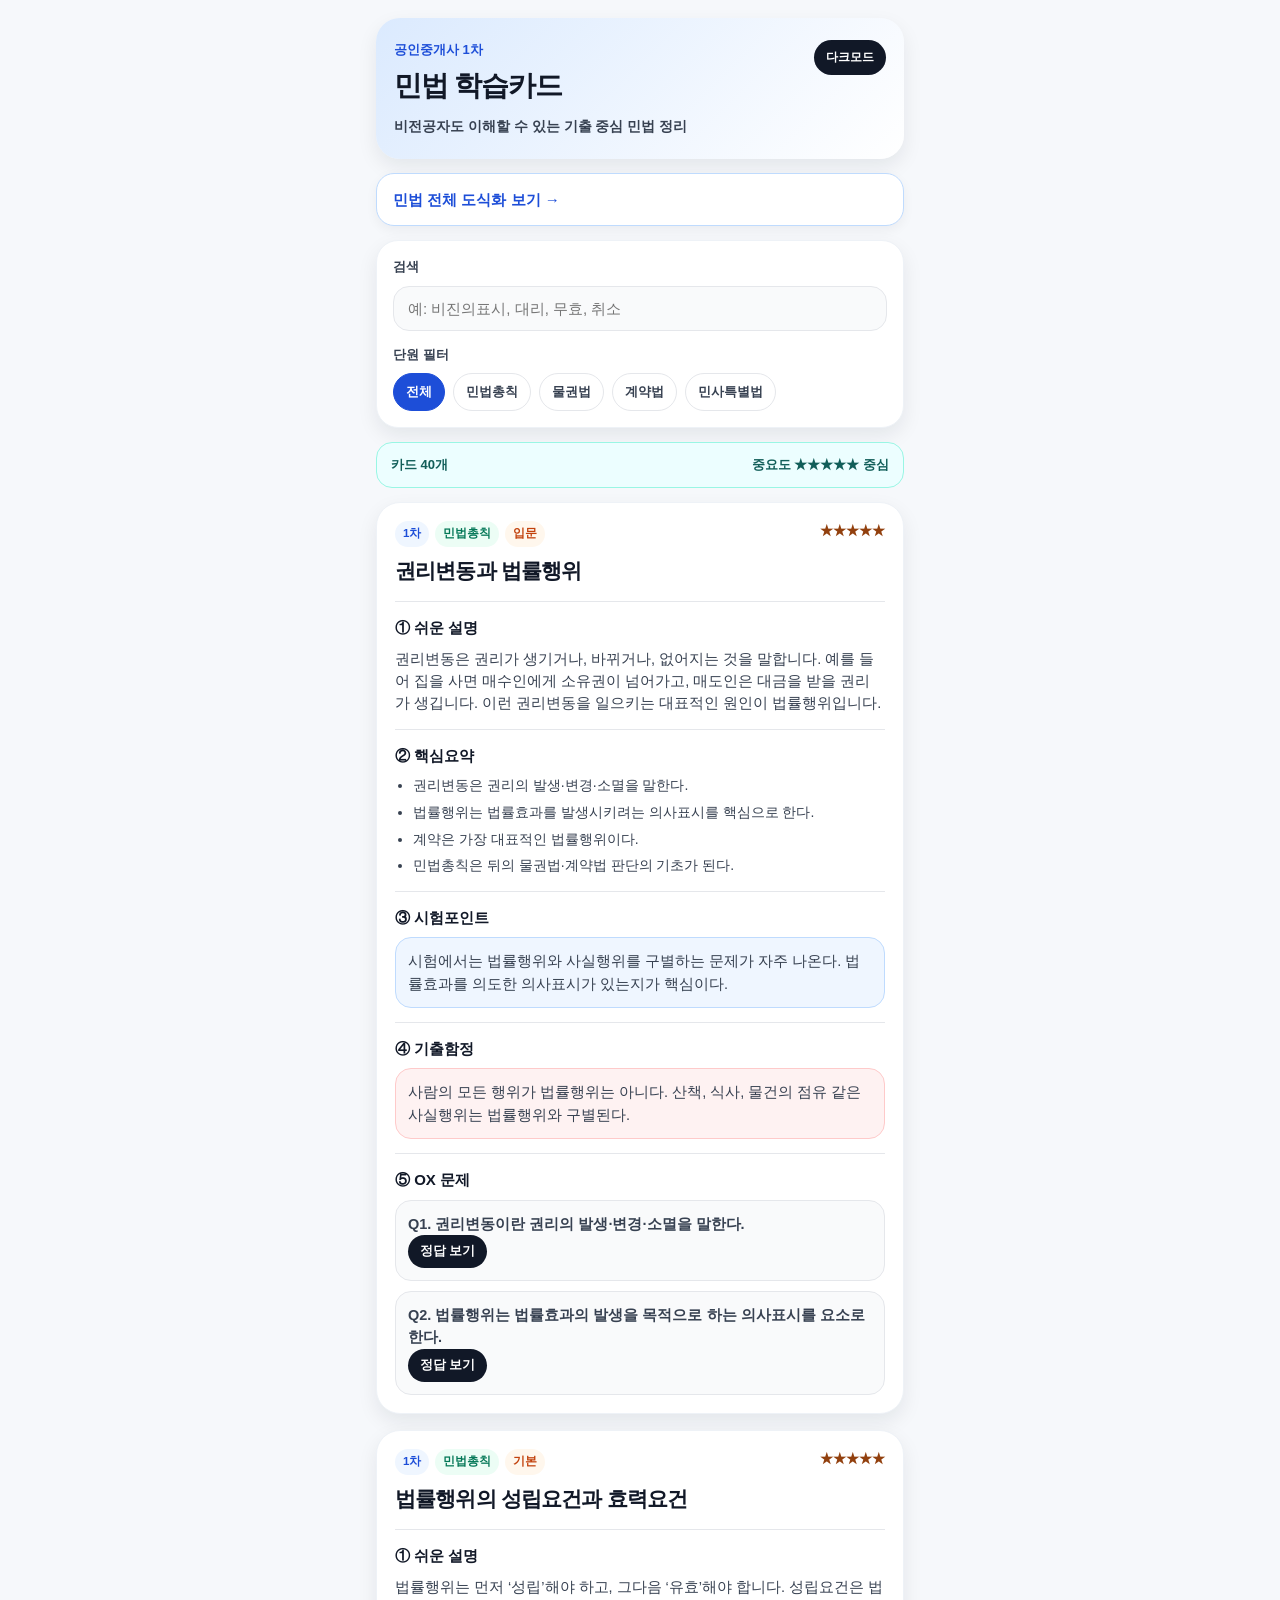
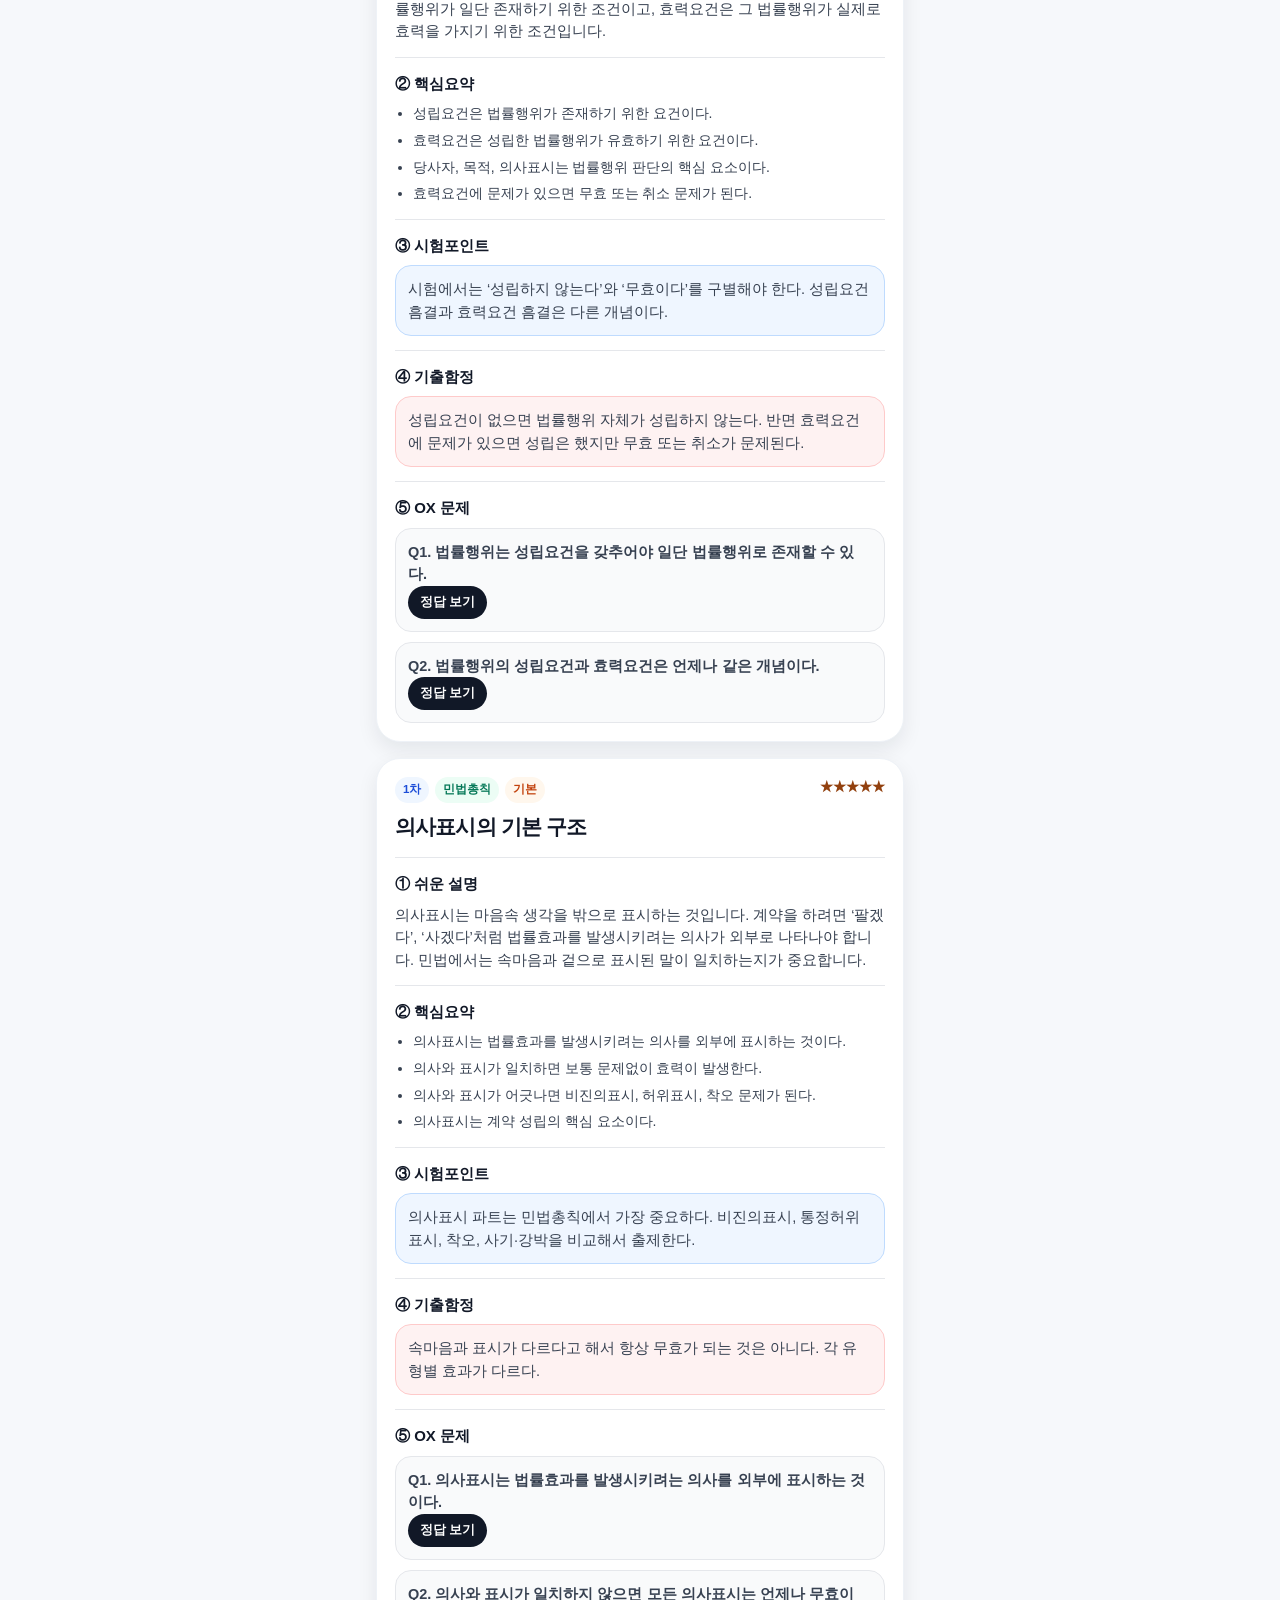
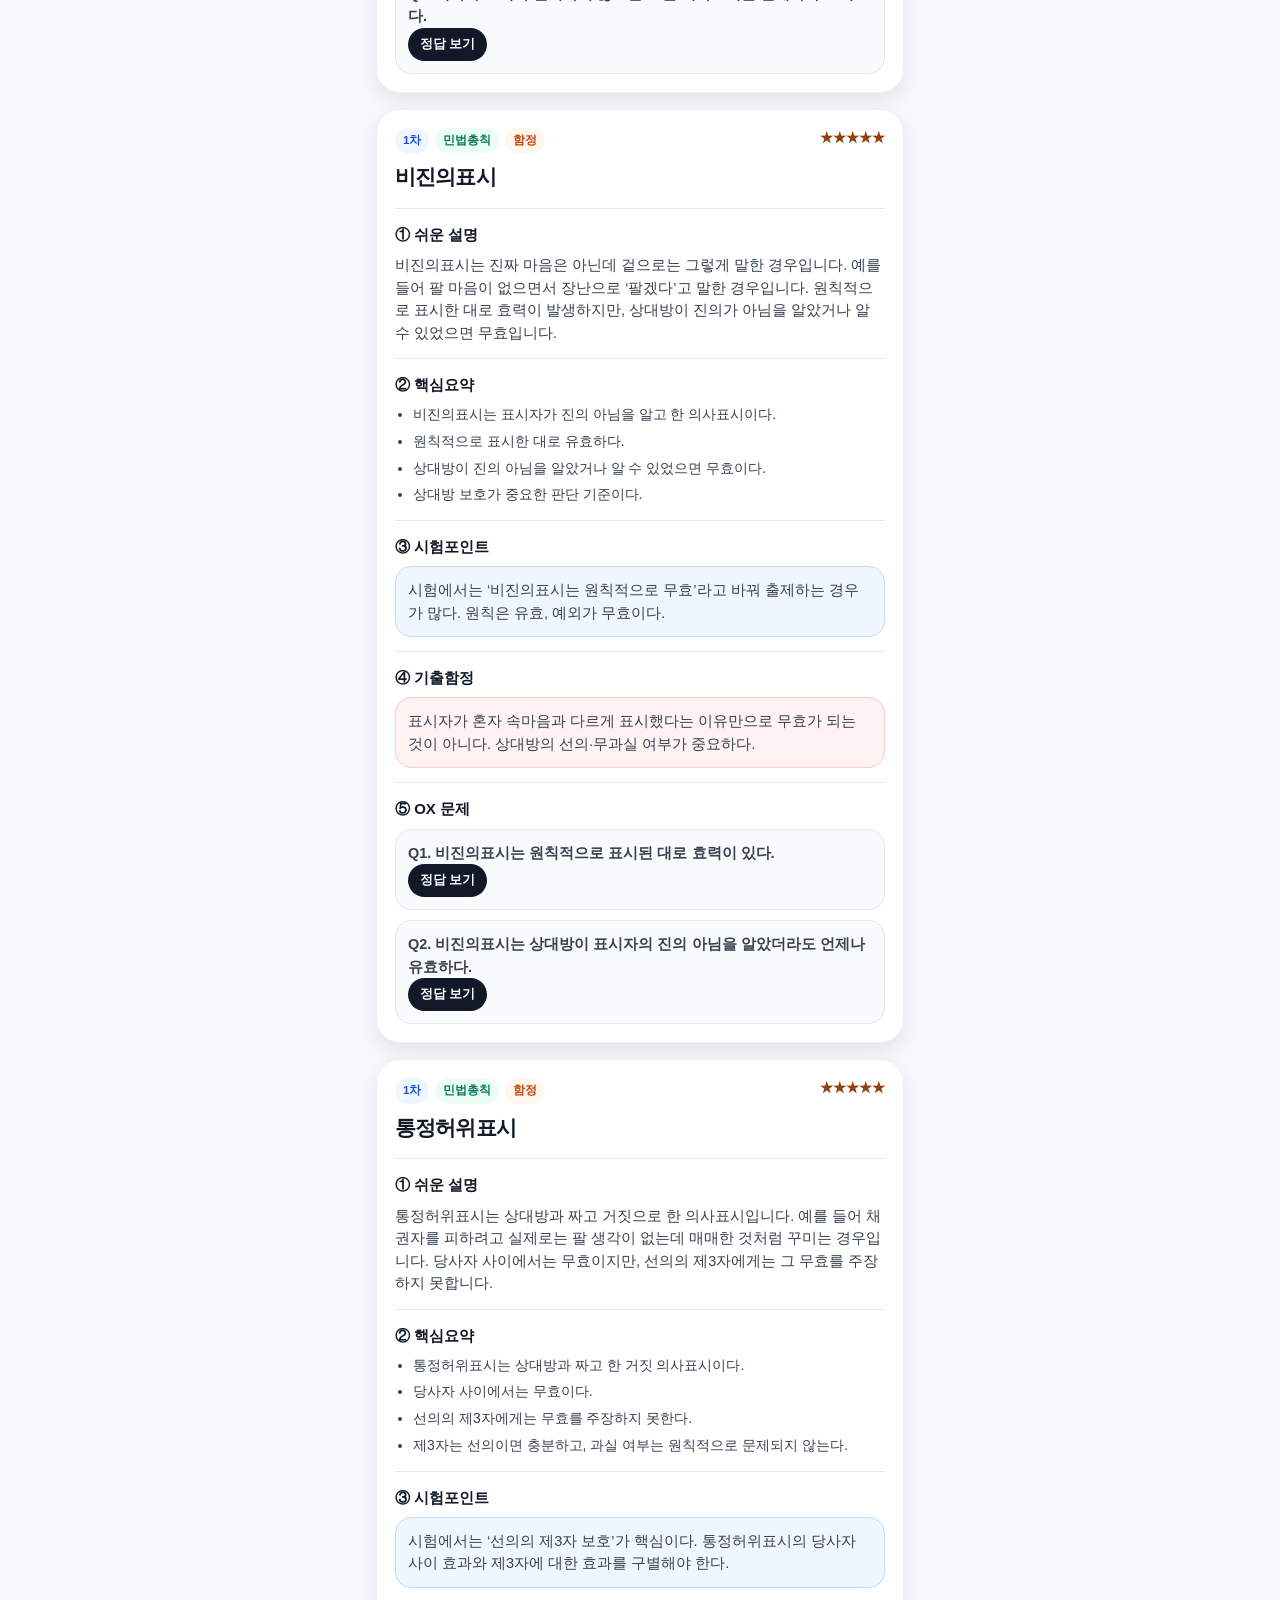
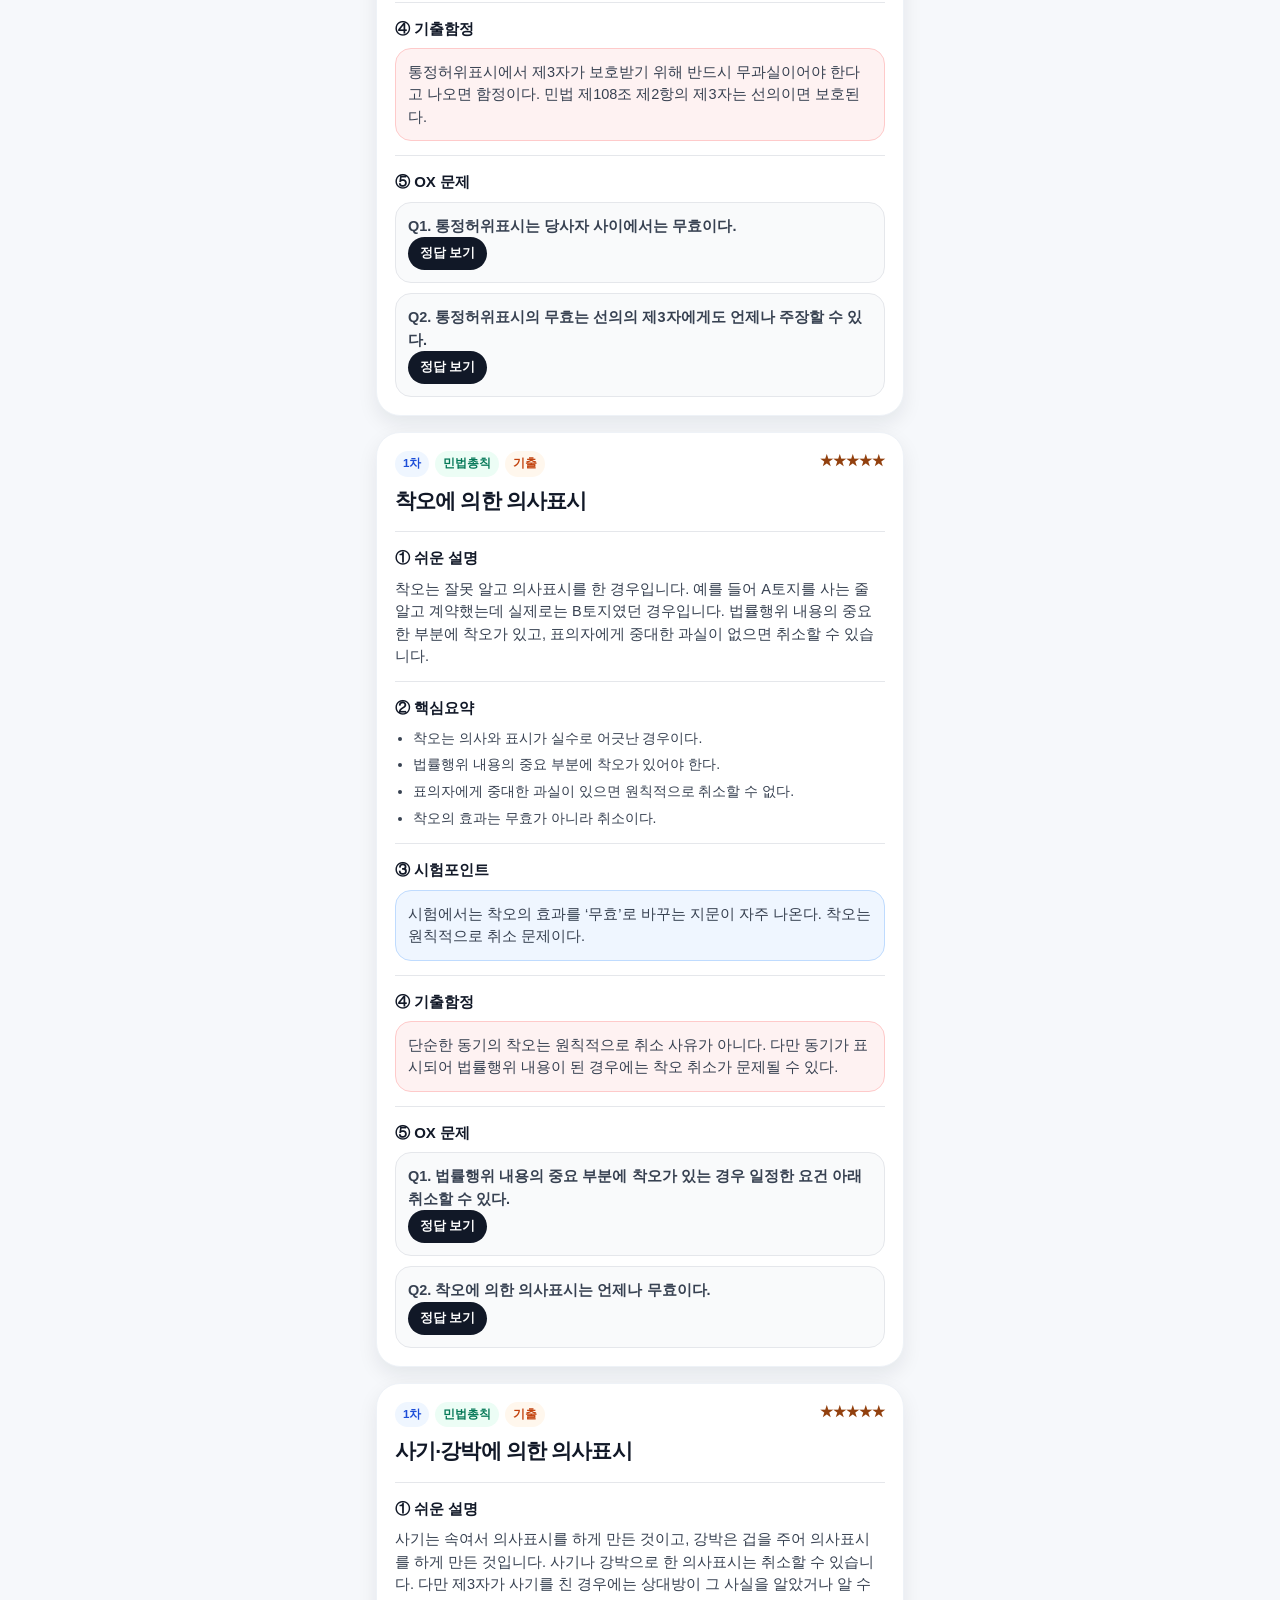
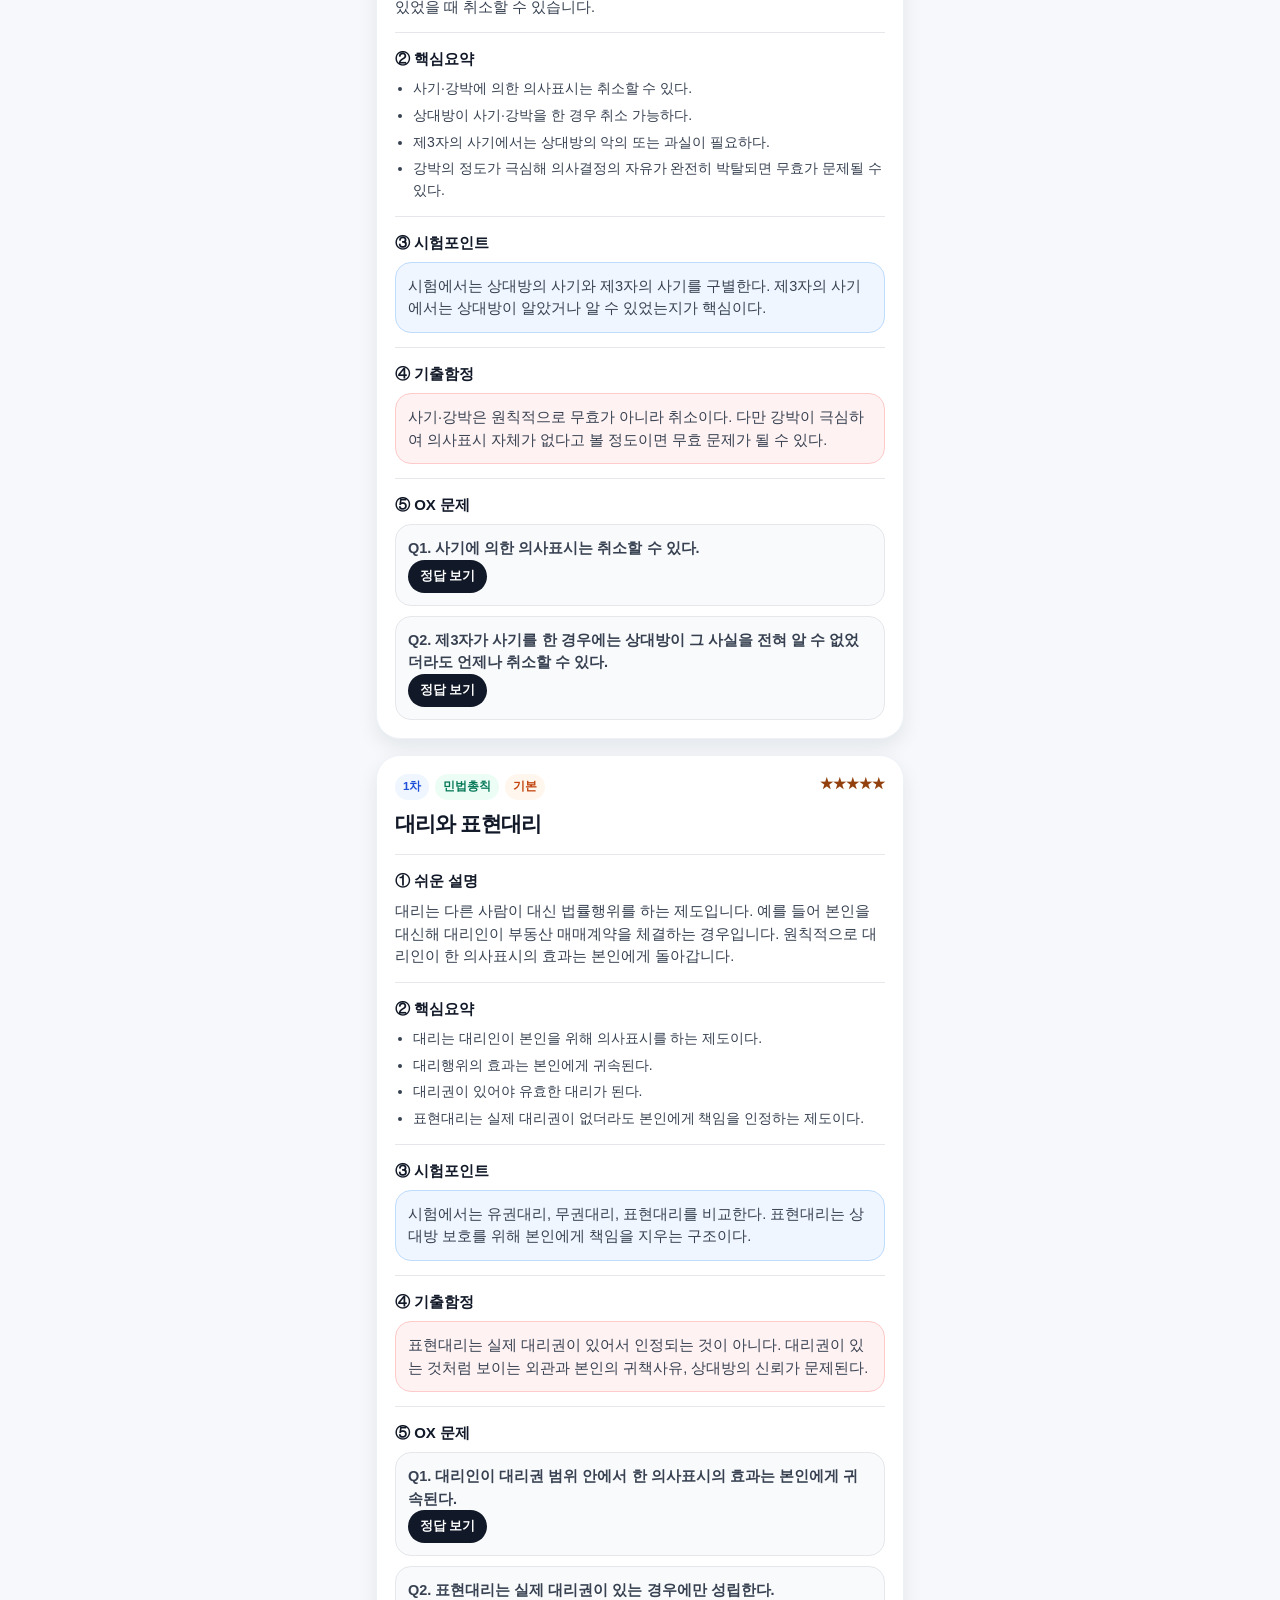
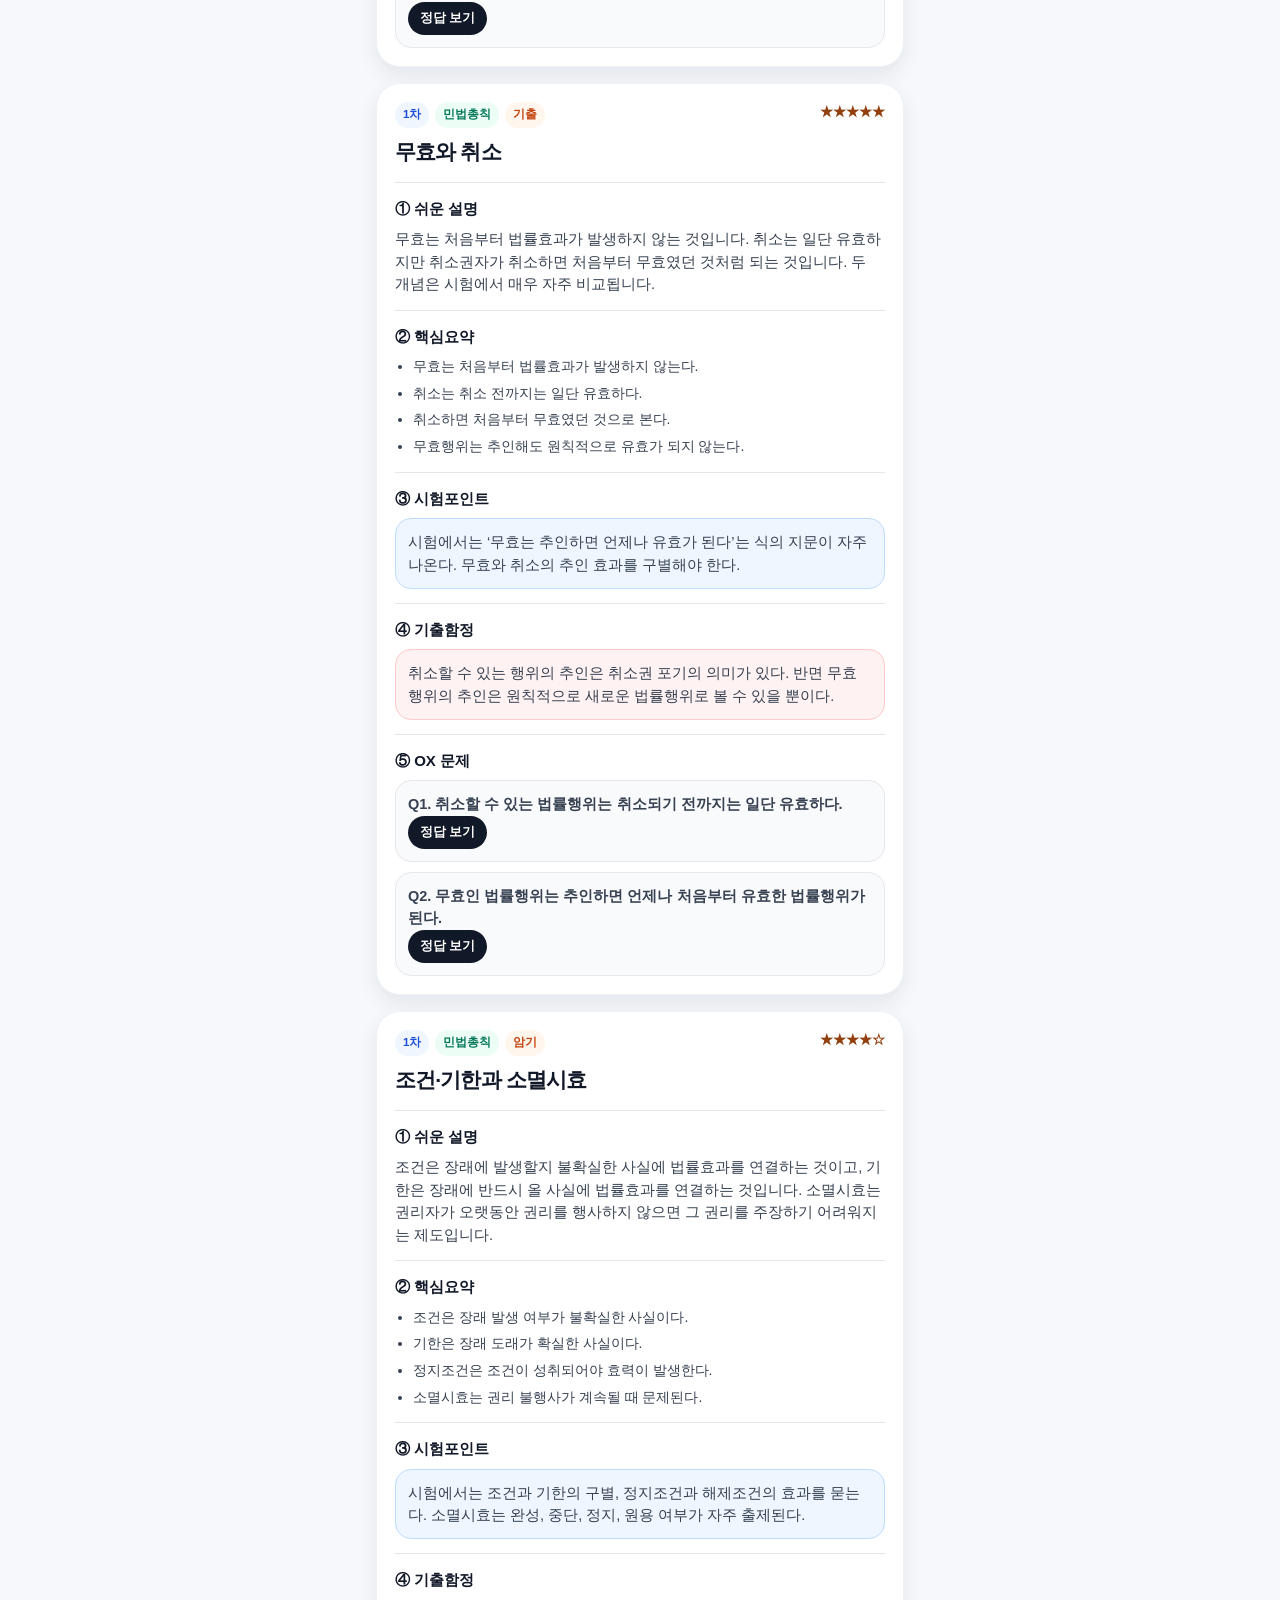
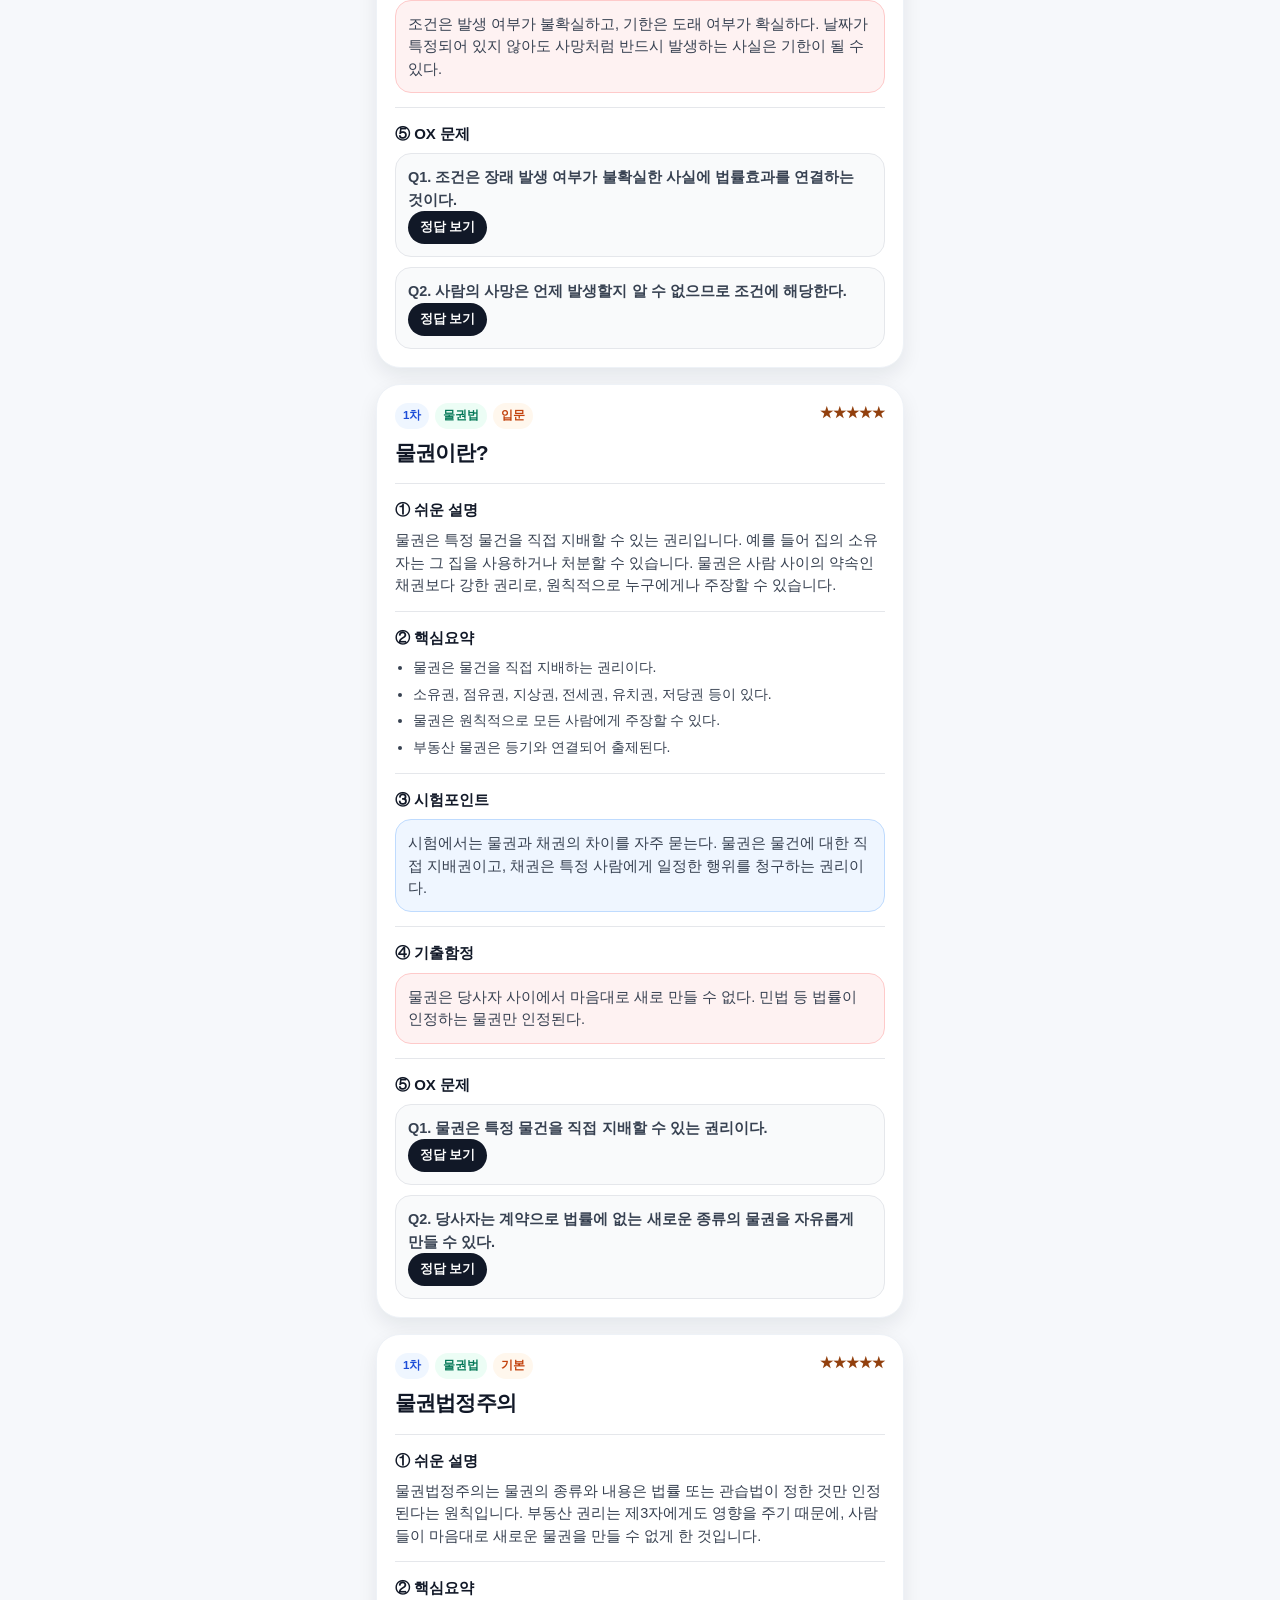
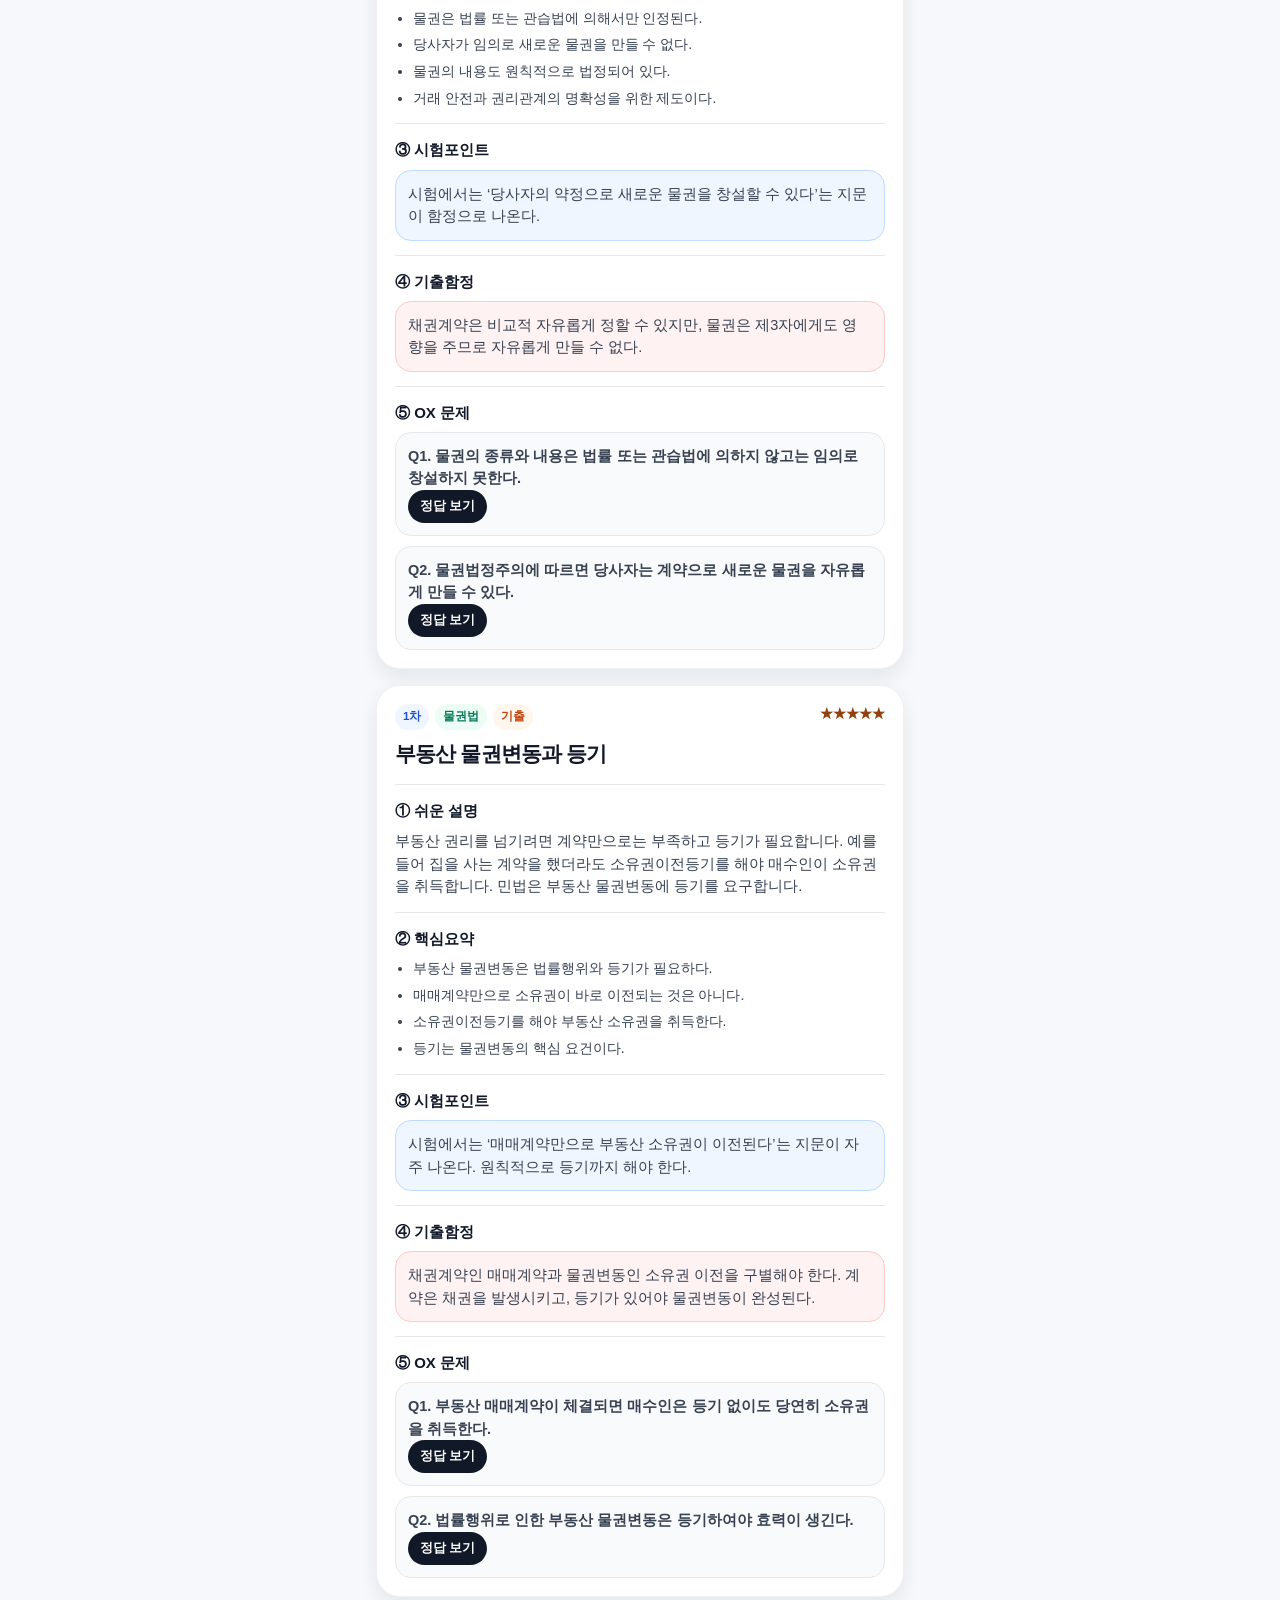
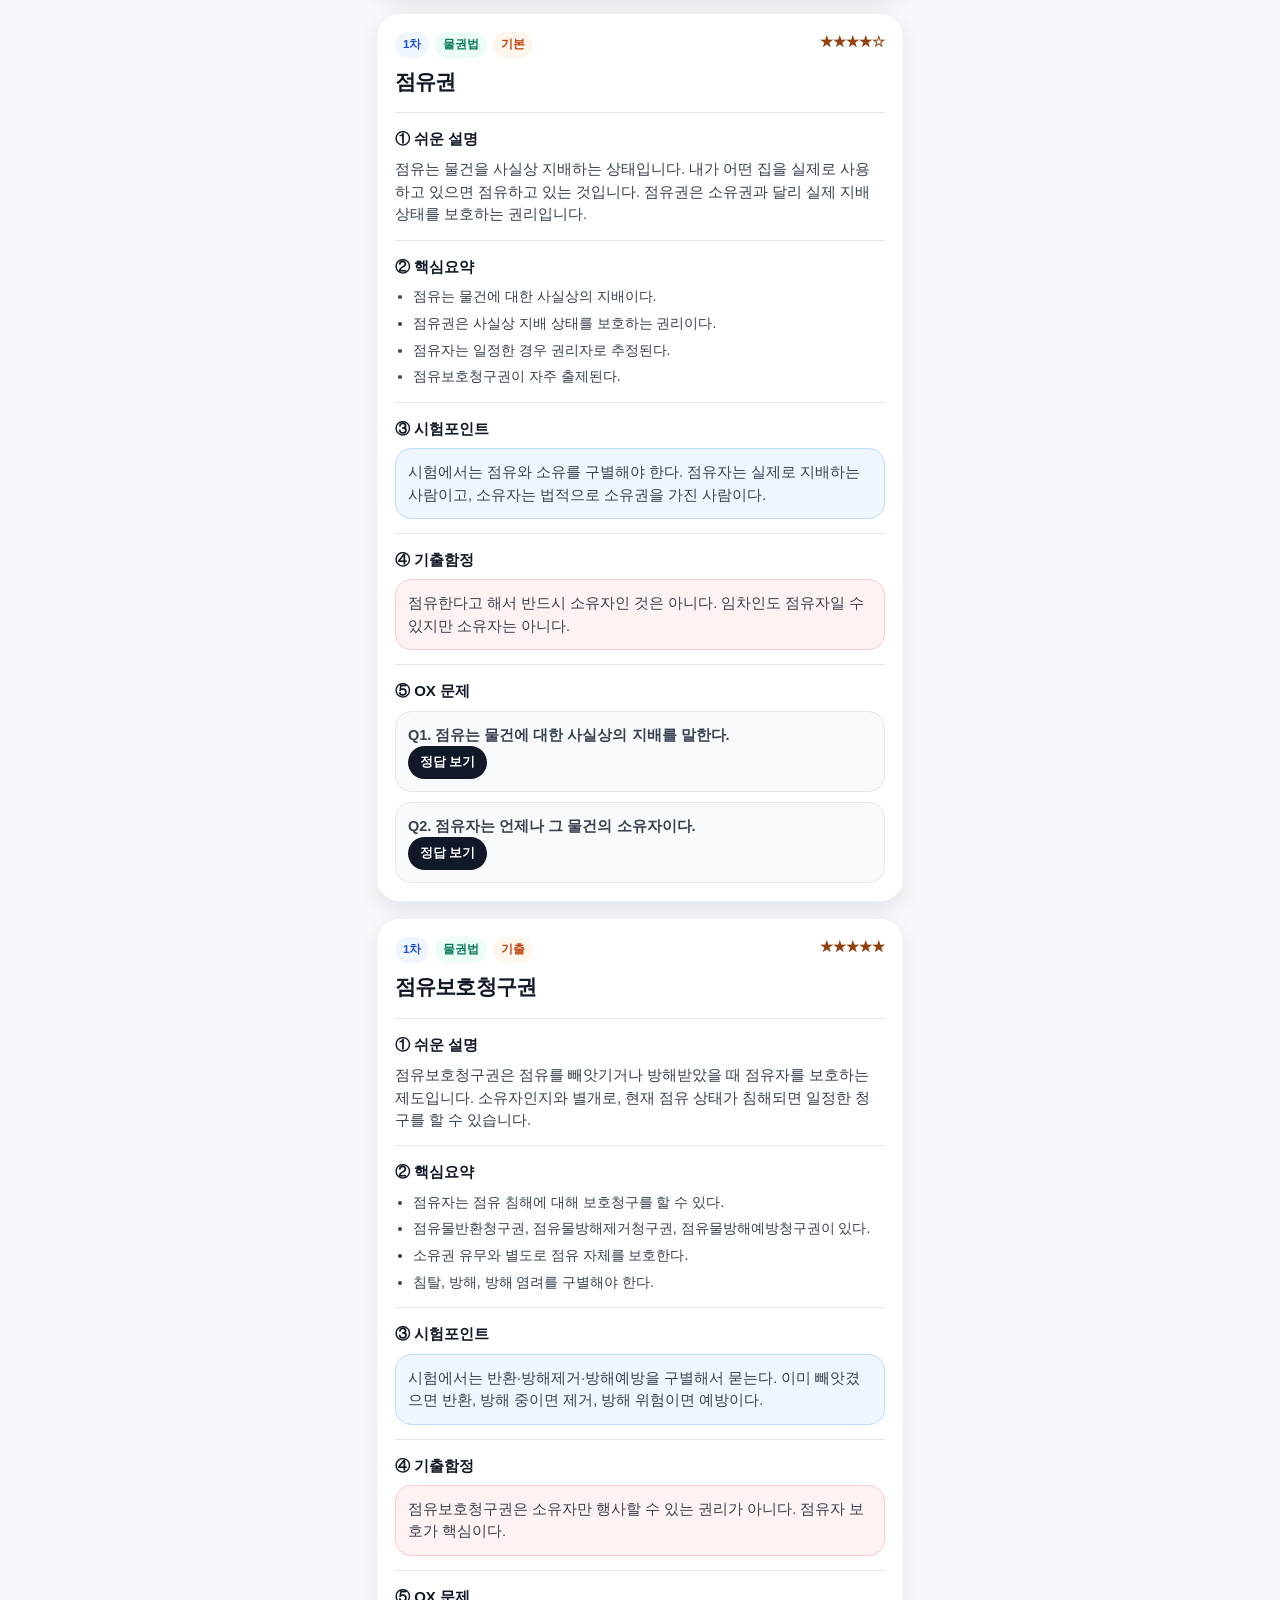
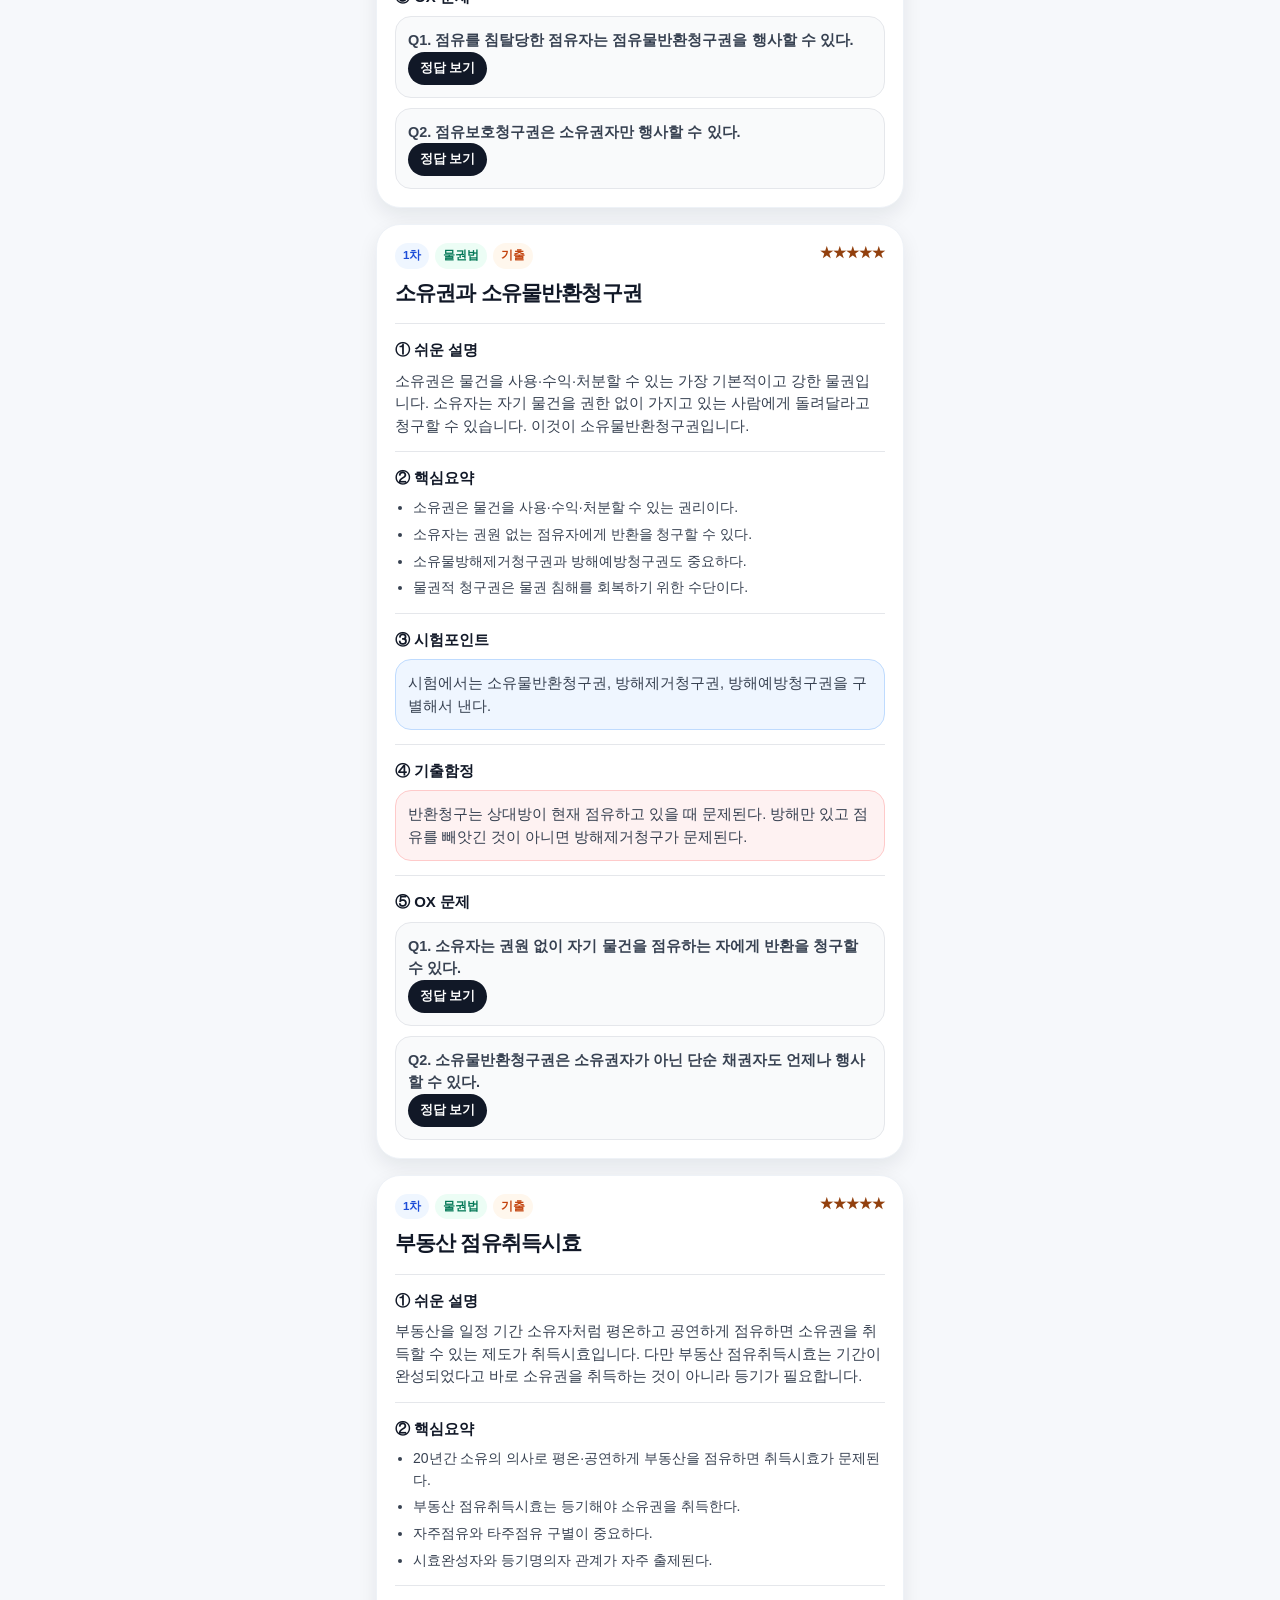
<file: index.html>
<!DOCTYPE html>
<html lang="ko">
<head>
  <meta charset="UTF-8" />
  <meta name="viewport" content="width=device-width, initial-scale=1.0" />

  <title>공인중개사 민법 학습카드</title>

  <!-- 디자인 파일 연결 -->
  <link rel="stylesheet" href="style.css" />
</head>

<body>
  <div class="app">
    <header class="header">
      <div>
        <p class="eyebrow">공인중개사 1차</p>
        <h1>민법 학습카드</h1>
        <p class="subtitle">비전공자도 이해할 수 있는 기출 중심 민법 정리</p>
      </div>

      <button id="darkModeBtn" class="dark-btn" type="button">
        다크모드
      </button>
    </header>

    <section class="overview-link">
      <a href="civil-overview.html">
        민법 전체 도식화 보기 →
      </a>
    </section>

    <section class="control-panel">
      <label for="searchInput" class="label">검색</label>
      <input
        id="searchInput"
        class="search-input"
        type="text"
        placeholder="예: 비진의표시, 대리, 무효, 취소"
      />

      <div class="filter-area">
        <p class="label">단원 필터</p>

        <div class="filter-buttons">
          <button class="filter-btn active" type="button" data-chapter="전체">
            전체
          </button>

          <button class="filter-btn" type="button" data-chapter="민법총칙">
            민법총칙
          </button>

          <button class="filter-btn" type="button" data-chapter="물권법">
            물권법
          </button>

          <button class="filter-btn" type="button" data-chapter="계약법">
            계약법
          </button>

          <button class="filter-btn" type="button" data-chapter="민사특별법">
            민사특별법
          </button>
        </div>
      </div>
    </section>

    <section class="status-box">
      <span id="cardCount">카드 0개</span>
      <span>중요도 ★★★★★ 중심</span>
    </section>

    <main id="cardContainer" class="card-container">
      <!-- app.js가 여기에 학습카드를 자동으로 넣습니다 -->
    </main>
  </div>

  <script src="contract-law-cards.js"></script>
  <script src="special-civil-law-cards.js"></script>
  <script src="data.js"></script>
  <script src="app.js"></script>
</body>
</html>
</file>
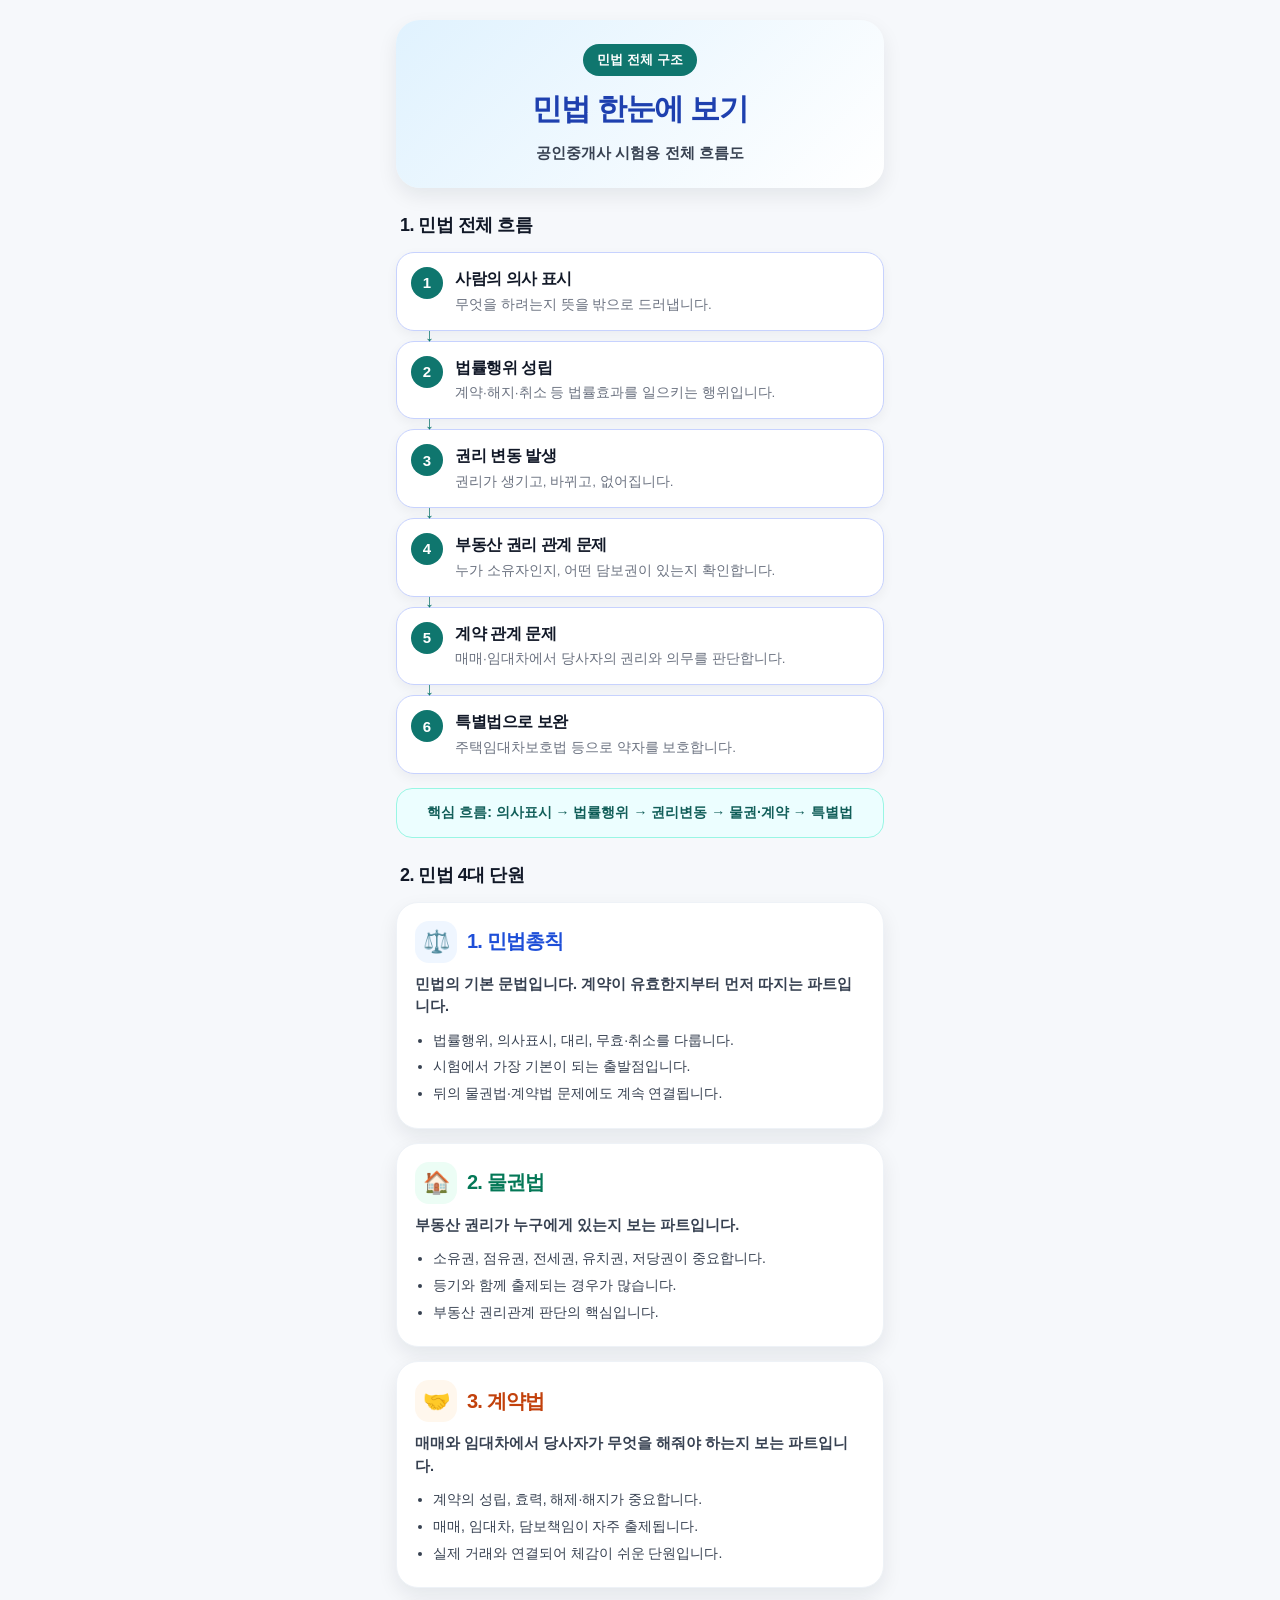
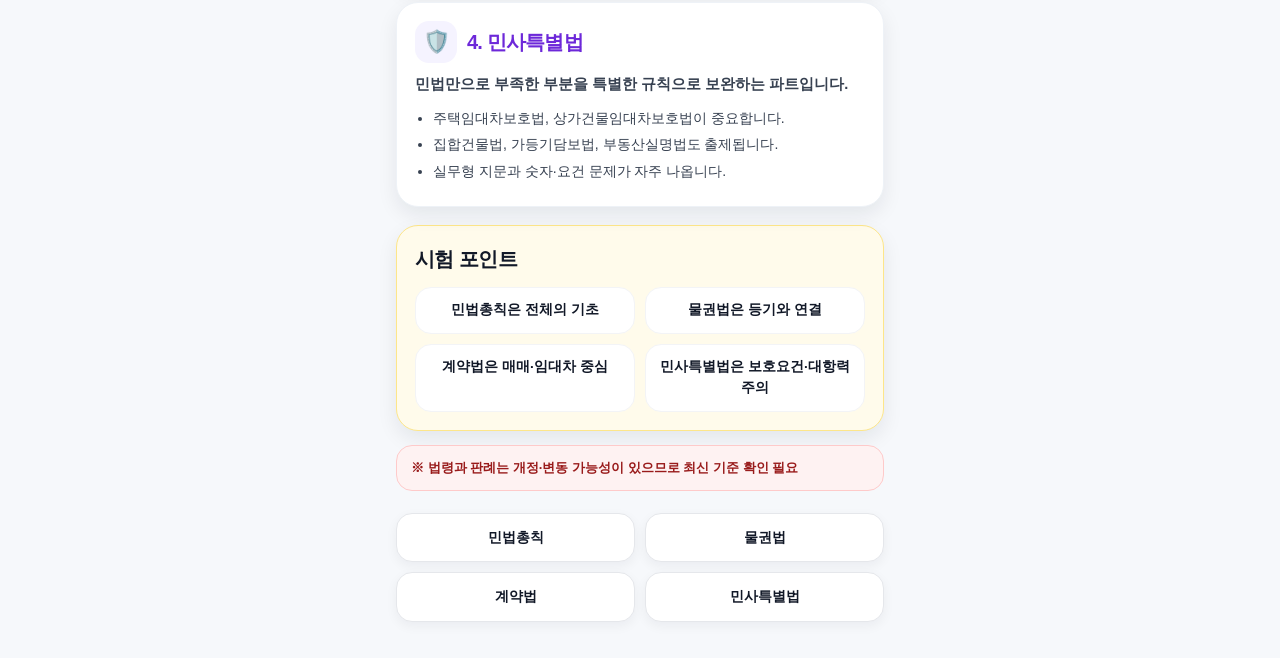
<file: civil-overview.html>
<!DOCTYPE html>
<html lang="ko">
<head>
  <meta charset="UTF-8" />
  <meta name="viewport" content="width=device-width, initial-scale=1.0" />
  <title>민법 한눈에 보기</title>
  <style>
    :root {
      --bg: #f6f8fb;
      --card: #ffffff;
      --main: #1e40af;
      --sub: #0f766e;
      --text: #111827;
      --muted: #6b7280;
      --line: #d1d5db;
      --blue-soft: #eff6ff;
      --green-soft: #ecfdf5;
      --orange-soft: #fff7ed;
      --purple-soft: #f5f3ff;
      --yellow-soft: #fffbeb;
      --red-soft: #fef2f2;
      --shadow: 0 8px 20px rgba(15, 23, 42, 0.08);
    }

    * { box-sizing: border-box; }

    body {
      margin: 0;
      font-family: -apple-system, BlinkMacSystemFont, "Apple SD Gothic Neo",
        "Noto Sans KR", "Segoe UI", sans-serif;
      background: var(--bg);
      color: var(--text);
      line-height: 1.55;
    }

    .page {
      width: 100%;
      max-width: 520px;
      margin: 0 auto;
      padding: 20px 16px 36px;
    }

    .hero {
      background: linear-gradient(135deg, #e0f2fe, #ffffff);
      border-radius: 24px;
      padding: 24px 18px;
      box-shadow: var(--shadow);
      text-align: center;
      margin-bottom: 18px;
    }

    .hero-badge {
      display: inline-block;
      padding: 6px 14px;
      border-radius: 999px;
      background: var(--sub);
      color: #ffffff;
      font-size: 13px;
      font-weight: 700;
      margin-bottom: 10px;
    }

    .hero h1 {
      margin: 0;
      font-size: 30px;
      font-weight: 900;
      letter-spacing: -0.04em;
      color: var(--main);
    }

    .hero p {
      margin: 8px 0 0;
      font-size: 15px;
      color: #374151;
      font-weight: 600;
    }

    .section-title {
      margin: 24px 4px 12px;
      font-size: 18px;
      font-weight: 900;
      letter-spacing: -0.03em;
    }

    .flow { display: flex; flex-direction: column; gap: 10px; }

    .flow-item {
      position: relative;
      display: flex;
      gap: 12px;
      align-items: flex-start;
      background: var(--card);
      border: 1px solid #c7d2fe;
      border-radius: 18px;
      padding: 14px;
      box-shadow: 0 4px 12px rgba(15, 23, 42, 0.05);
    }

    .flow-item:not(:last-child)::after {
      content: "↓";
      position: absolute;
      left: 28px;
      bottom: -20px;
      color: var(--sub);
      font-size: 18px;
      font-weight: 900;
      z-index: 2;
    }

    .num {
      flex: 0 0 32px;
      width: 32px;
      height: 32px;
      border-radius: 50%;
      background: var(--sub);
      color: #ffffff;
      display: flex;
      align-items: center;
      justify-content: center;
      font-weight: 900;
      font-size: 15px;
    }

    .flow-content h3 {
      margin: 0 0 3px;
      font-size: 16px;
      font-weight: 900;
      letter-spacing: -0.03em;
    }

    .flow-content p { margin: 0; font-size: 13.5px; color: var(--muted); }

    .summary-bar {
      margin-top: 14px;
      background: #ecfeff;
      border: 1px solid #99f6e4;
      color: #115e59;
      border-radius: 16px;
      padding: 13px 14px;
      font-size: 14px;
      font-weight: 800;
      text-align: center;
    }

    .part-list { display: flex; flex-direction: column; gap: 14px; }

    .part-card {
      background: var(--card);
      border-radius: 22px;
      padding: 18px;
      box-shadow: var(--shadow);
      border: 1px solid #eef2f7;
    }

    .part-head {
      display: flex;
      align-items: center;
      gap: 10px;
      margin-bottom: 10px;
    }

    .icon {
      width: 42px;
      height: 42px;
      border-radius: 14px;
      display: flex;
      align-items: center;
      justify-content: center;
      font-size: 22px;
    }

    .blue .icon { background: var(--blue-soft); }
    .green .icon { background: var(--green-soft); }
    .orange .icon { background: var(--orange-soft); }
    .purple .icon { background: var(--purple-soft); }

    .part-card h2 {
      margin: 0;
      font-size: 20px;
      font-weight: 900;
      letter-spacing: -0.04em;
    }

    .blue h2 { color: #1d4ed8; }
    .green h2 { color: #047857; }
    .orange h2 { color: #c2410c; }
    .purple h2 { color: #6d28d9; }

    .easy {
      margin: 0 0 12px;
      font-size: 14.5px;
      color: #374151;
      font-weight: 600;
    }

    ul { margin: 0; padding-left: 18px; }
    li { margin: 5px 0; font-size: 14px; color: #374151; }

    .exam-point {
      margin-top: 18px;
      background: var(--yellow-soft);
      border: 1px solid #fde68a;
      border-radius: 22px;
      padding: 18px;
      box-shadow: var(--shadow);
    }

    .exam-point h2 {
      margin: 0 0 12px;
      font-size: 20px;
      font-weight: 900;
      letter-spacing: -0.03em;
    }

    .chips {
      display: grid;
      grid-template-columns: 1fr 1fr;
      gap: 10px;
    }

    .chip {
      background: #ffffff;
      border-radius: 16px;
      padding: 12px 10px;
      font-size: 13.5px;
      font-weight: 800;
      text-align: center;
      border: 1px solid #f3f4f6;
    }

    .warning {
      margin-top: 14px;
      padding: 12px 14px;
      background: var(--red-soft);
      border: 1px solid #fecaca;
      border-radius: 16px;
      color: #991b1b;
      font-size: 13px;
      font-weight: 700;
    }

    .nav {
      margin-top: 22px;
      display: grid;
      grid-template-columns: 1fr 1fr;
      gap: 10px;
    }

    .nav a {
      text-decoration: none;
      color: #111827;
      background: #ffffff;
      border: 1px solid #e5e7eb;
      border-radius: 16px;
      padding: 13px 10px;
      text-align: center;
      font-size: 14px;
      font-weight: 800;
      box-shadow: 0 4px 12px rgba(15, 23, 42, 0.05);
    }

    @media (max-width: 380px) {
      .hero h1 { font-size: 26px; }
      .chips, .nav { grid-template-columns: 1fr; }
    }
  </style>
</head>

<body>
  <main class="page">
    <section class="hero">
      <span class="hero-badge">민법 전체 구조</span>
      <h1>민법 한눈에 보기</h1>
      <p>공인중개사 시험용 전체 흐름도</p>
    </section>

    <section>
      <h2 class="section-title">1. 민법 전체 흐름</h2>

      <div class="flow">
        <article class="flow-item"><div class="num">1</div><div class="flow-content"><h3>사람의 의사 표시</h3><p>무엇을 하려는지 뜻을 밖으로 드러냅니다.</p></div></article>
        <article class="flow-item"><div class="num">2</div><div class="flow-content"><h3>법률행위 성립</h3><p>계약·해지·취소 등 법률효과를 일으키는 행위입니다.</p></div></article>
        <article class="flow-item"><div class="num">3</div><div class="flow-content"><h3>권리 변동 발생</h3><p>권리가 생기고, 바뀌고, 없어집니다.</p></div></article>
        <article class="flow-item"><div class="num">4</div><div class="flow-content"><h3>부동산 권리 관계 문제</h3><p>누가 소유자인지, 어떤 담보권이 있는지 확인합니다.</p></div></article>
        <article class="flow-item"><div class="num">5</div><div class="flow-content"><h3>계약 관계 문제</h3><p>매매·임대차에서 당사자의 권리와 의무를 판단합니다.</p></div></article>
        <article class="flow-item"><div class="num">6</div><div class="flow-content"><h3>특별법으로 보완</h3><p>주택임대차보호법 등으로 약자를 보호합니다.</p></div></article>
      </div>

      <div class="summary-bar">
        핵심 흐름: 의사표시 → 법률행위 → 권리변동 → 물권·계약 → 특별법
      </div>
    </section>

    <section>
      <h2 class="section-title">2. 민법 4대 단원</h2>

      <div class="part-list">
        <article class="part-card blue">
          <div class="part-head"><div class="icon">⚖️</div><h2>1. 민법총칙</h2></div>
          <p class="easy">민법의 기본 문법입니다. 계약이 유효한지부터 먼저 따지는 파트입니다.</p>
          <ul>
            <li>법률행위, 의사표시, 대리, 무효·취소를 다룹니다.</li>
            <li>시험에서 가장 기본이 되는 출발점입니다.</li>
            <li>뒤의 물권법·계약법 문제에도 계속 연결됩니다.</li>
          </ul>
        </article>

        <article class="part-card green">
          <div class="part-head"><div class="icon">🏠</div><h2>2. 물권법</h2></div>
          <p class="easy">부동산 권리가 누구에게 있는지 보는 파트입니다.</p>
          <ul>
            <li>소유권, 점유권, 전세권, 유치권, 저당권이 중요합니다.</li>
            <li>등기와 함께 출제되는 경우가 많습니다.</li>
            <li>부동산 권리관계 판단의 핵심입니다.</li>
          </ul>
        </article>

        <article class="part-card orange">
          <div class="part-head"><div class="icon">🤝</div><h2>3. 계약법</h2></div>
          <p class="easy">매매와 임대차에서 당사자가 무엇을 해줘야 하는지 보는 파트입니다.</p>
          <ul>
            <li>계약의 성립, 효력, 해제·해지가 중요합니다.</li>
            <li>매매, 임대차, 담보책임이 자주 출제됩니다.</li>
            <li>실제 거래와 연결되어 체감이 쉬운 단원입니다.</li>
          </ul>
        </article>

        <article class="part-card purple">
          <div class="part-head"><div class="icon">🛡️</div><h2>4. 민사특별법</h2></div>
          <p class="easy">민법만으로 부족한 부분을 특별한 규칙으로 보완하는 파트입니다.</p>
          <ul>
            <li>주택임대차보호법, 상가건물임대차보호법이 중요합니다.</li>
            <li>집합건물법, 가등기담보법, 부동산실명법도 출제됩니다.</li>
            <li>실무형 지문과 숫자·요건 문제가 자주 나옵니다.</li>
          </ul>
        </article>
      </div>
    </section>

    <section class="exam-point">
      <h2>시험 포인트</h2>
      <div class="chips">
        <div class="chip">민법총칙은 전체의 기초</div>
        <div class="chip">물권법은 등기와 연결</div>
        <div class="chip">계약법은 매매·임대차 중심</div>
        <div class="chip">민사특별법은 보호요건·대항력 주의</div>
      </div>
    </section>

    <div class="warning">※ 법령과 판례는 개정·변동 가능성이 있으므로 최신 기준 확인 필요</div>

    <nav class="nav">
      <a href="#civil-general">민법총칙</a>
      <a href="#property-law">물권법</a>
      <a href="#contract-law">계약법</a>
      <a href="#special-civil-law">민사특별법</a>
    </nav>
  </main>
</body>
</html>
</file>
<file: style.css>
:root {
  --bg: #f6f8fb;
  --card: #ffffff;
  --text: #111827;
  --muted: #6b7280;
  --line: #e5e7eb;
  --main: #1d4ed8;
  --main-soft: #eff6ff;
  --green: #047857;
  --green-soft: #ecfdf5;
  --orange: #c2410c;
  --orange-soft: #fff7ed;
  --red: #b91c1c;
  --red-soft: #fef2f2;
  --yellow: #facc15;
  --shadow: 0 8px 20px rgba(15, 23, 42, 0.08);
}

* {
  box-sizing: border-box;
}

body {
  margin: 0;
  font-family: -apple-system, BlinkMacSystemFont, "Apple SD Gothic Neo",
    "Noto Sans KR", "Segoe UI", sans-serif;
  background: var(--bg);
  color: var(--text);
  line-height: 1.55;
}

.app {
  width: 100%;
  max-width: 560px;
  margin: 0 auto;
  padding: 18px 16px 40px;
}

.header {
  display: flex;
  justify-content: space-between;
  gap: 14px;
  align-items: flex-start;
  background: linear-gradient(135deg, #dbeafe, #ffffff);
  border-radius: 24px;
  padding: 22px 18px;
  box-shadow: var(--shadow);
  margin-bottom: 14px;
}

.eyebrow {
  margin: 0 0 4px;
  font-size: 13px;
  font-weight: 800;
  color: var(--main);
}

h1 {
  margin: 0;
  font-size: 28px;
  font-weight: 900;
  letter-spacing: -0.04em;
}

.subtitle {
  margin: 8px 0 0;
  font-size: 14px;
  color: #374151;
  font-weight: 600;
}

.dark-btn {
  flex: 0 0 auto;
  border: 0;
  border-radius: 999px;
  padding: 9px 12px;
  background: #111827;
  color: #ffffff;
  font-size: 12px;
  font-weight: 800;
  cursor: pointer;
}

.overview-link {
  margin-bottom: 14px;
}

.overview-link a {
  display: block;
  text-decoration: none;
  background: #ffffff;
  color: var(--main);
  border: 1px solid #bfdbfe;
  border-radius: 18px;
  padding: 14px 16px;
  font-size: 15px;
  font-weight: 900;
  box-shadow: 0 4px 12px rgba(15, 23, 42, 0.05);
}

.control-panel {
  background: #ffffff;
  border-radius: 22px;
  padding: 16px;
  box-shadow: var(--shadow);
  border: 1px solid #eef2f7;
  margin-bottom: 14px;
}

.label {
  margin: 0 0 8px;
  display: block;
  font-size: 13px;
  color: #374151;
  font-weight: 900;
}

.search-input {
  width: 100%;
  border: 1px solid var(--line);
  border-radius: 16px;
  padding: 13px 14px;
  font-size: 15px;
  outline: none;
  background: #f9fafb;
  color: var(--text);
}

.search-input:focus {
  border-color: var(--main);
  background: #ffffff;
  box-shadow: 0 0 0 3px rgba(29, 78, 216, 0.12);
}

.filter-area {
  margin-top: 14px;
}

.filter-buttons {
  display: flex;
  flex-wrap: wrap;
  gap: 8px;
}

.filter-btn {
  border: 1px solid var(--line);
  background: #ffffff;
  color: #374151;
  border-radius: 999px;
  padding: 9px 12px;
  font-size: 13px;
  font-weight: 800;
  cursor: pointer;
}

.filter-btn.active {
  background: var(--main);
  color: #ffffff;
  border-color: var(--main);
}

.status-box {
  display: flex;
  justify-content: space-between;
  gap: 10px;
  background: #ecfeff;
  color: #115e59;
  border: 1px solid #99f6e4;
  border-radius: 16px;
  padding: 12px 14px;
  font-size: 13px;
  font-weight: 900;
  margin-bottom: 14px;
}

.card-container {
  display: flex;
  flex-direction: column;
  gap: 16px;
}

.study-card {
  background: var(--card);
  border-radius: 24px;
  padding: 18px;
  box-shadow: var(--shadow);
  border: 1px solid #eef2f7;
}

.card-top {
  display: flex;
  justify-content: space-between;
  gap: 12px;
  align-items: flex-start;
  margin-bottom: 12px;
}

.badges {
  display: flex;
  flex-wrap: wrap;
  gap: 6px;
  margin-bottom: 8px;
}

.badge {
  display: inline-flex;
  align-items: center;
  border-radius: 999px;
  padding: 4px 8px;
  font-size: 11.5px;
  font-weight: 900;
}

.badge.exam {
  background: var(--main-soft);
  color: var(--main);
}

.badge.chapter {
  background: var(--green-soft);
  color: var(--green);
}

.badge.level {
  background: var(--orange-soft);
  color: var(--orange);
}

.card-title {
  margin: 0;
  font-size: 21px;
  font-weight: 900;
  letter-spacing: -0.04em;
}

.importance {
  white-space: nowrap;
  font-size: 13px;
  color: #92400e;
  font-weight: 900;
}

.card-section {
  margin-top: 14px;
  padding-top: 14px;
  border-top: 1px solid var(--line);
}

.card-section h3 {
  margin: 0 0 8px;
  font-size: 15px;
  font-weight: 900;
  color: #111827;
}

.card-section p {
  margin: 0;
  font-size: 14.5px;
  color: #374151;
}

.summary-list {
  margin: 0;
  padding-left: 18px;
}

.summary-list li {
  margin: 5px 0;
  font-size: 14px;
  color: #374151;
}

.point-box {
  background: var(--main-soft);
  border: 1px solid #bfdbfe;
  border-radius: 16px;
  padding: 12px;
}

.trap-box {
  background: var(--red-soft);
  border: 1px solid #fecaca;
  border-radius: 16px;
  padding: 12px;
}

.ox-list {
  display: flex;
  flex-direction: column;
  gap: 10px;
}

.ox-item {
  background: #f9fafb;
  border: 1px solid var(--line);
  border-radius: 16px;
  padding: 12px;
}

.ox-q {
  margin: 0 0 10px;
  font-size: 14.5px;
  font-weight: 800;
  color: #111827;
}

.answer-btn {
  border: 0;
  border-radius: 999px;
  background: #111827;
  color: #ffffff;
  padding: 8px 12px;
  font-size: 12.5px;
  font-weight: 900;
  cursor: pointer;
}

.ox-answer {
  display: none;
  margin-top: 10px;
  padding: 10px;
  background: #ffffff;
  border-radius: 12px;
  border: 1px solid var(--line);
  font-size: 13.5px;
  color: #374151;
}

.ox-answer.show {
  display: block;
}

.answer-mark {
  font-size: 16px;
  font-weight: 900;
  color: var(--main);
  margin-right: 6px;
}

.empty {
  background: #ffffff;
  border-radius: 20px;
  padding: 24px 18px;
  text-align: center;
  color: var(--muted);
  font-weight: 800;
  box-shadow: var(--shadow);
}

/* 다크모드 */
body.dark {
  --bg: #0f172a;
  --card: #1e293b;
  --text: #f8fafc;
  --muted: #cbd5e1;
  --line: #334155;
  --main-soft: #172554;
  --green-soft: #052e2b;
  --orange-soft: #431407;
  --red-soft: #450a0a;
}

body.dark .header {
  background: linear-gradient(135deg, #1e3a8a, #1e293b);
}

body.dark .subtitle,
body.dark .label,
body.dark .filter-btn,
body.dark .card-section p,
body.dark .summary-list li,
body.dark .ox-q {
  color: #e5e7eb;
}

body.dark .control-panel,
body.dark .overview-link a,
body.dark .study-card,
body.dark .ox-item,
body.dark .ox-answer,
body.dark .empty {
  background: #1e293b;
  border-color: #334155;
}

body.dark .search-input {
  background: #0f172a;
  border-color: #334155;
  color: #f8fafc;
}

body.dark .filter-btn {
  background: #0f172a;
  border-color: #334155;
}

body.dark .filter-btn.active {
  background: #2563eb;
  color: #ffffff;
}

body.dark .dark-btn {
  background: #f8fafc;
  color: #111827;
}

body.dark .card-section h3,
body.dark .card-title {
  color: #f8fafc;
}

@media (max-width: 380px) {
  .app {
    padding: 14px 12px 32px;
  }

  .header {
    flex-direction: column;
  }

  h1 {
    font-size: 25px;
  }

  .status-box {
    flex-direction: column;
  }

  .card-title {
    font-size: 19px;
  }
}
</file>
